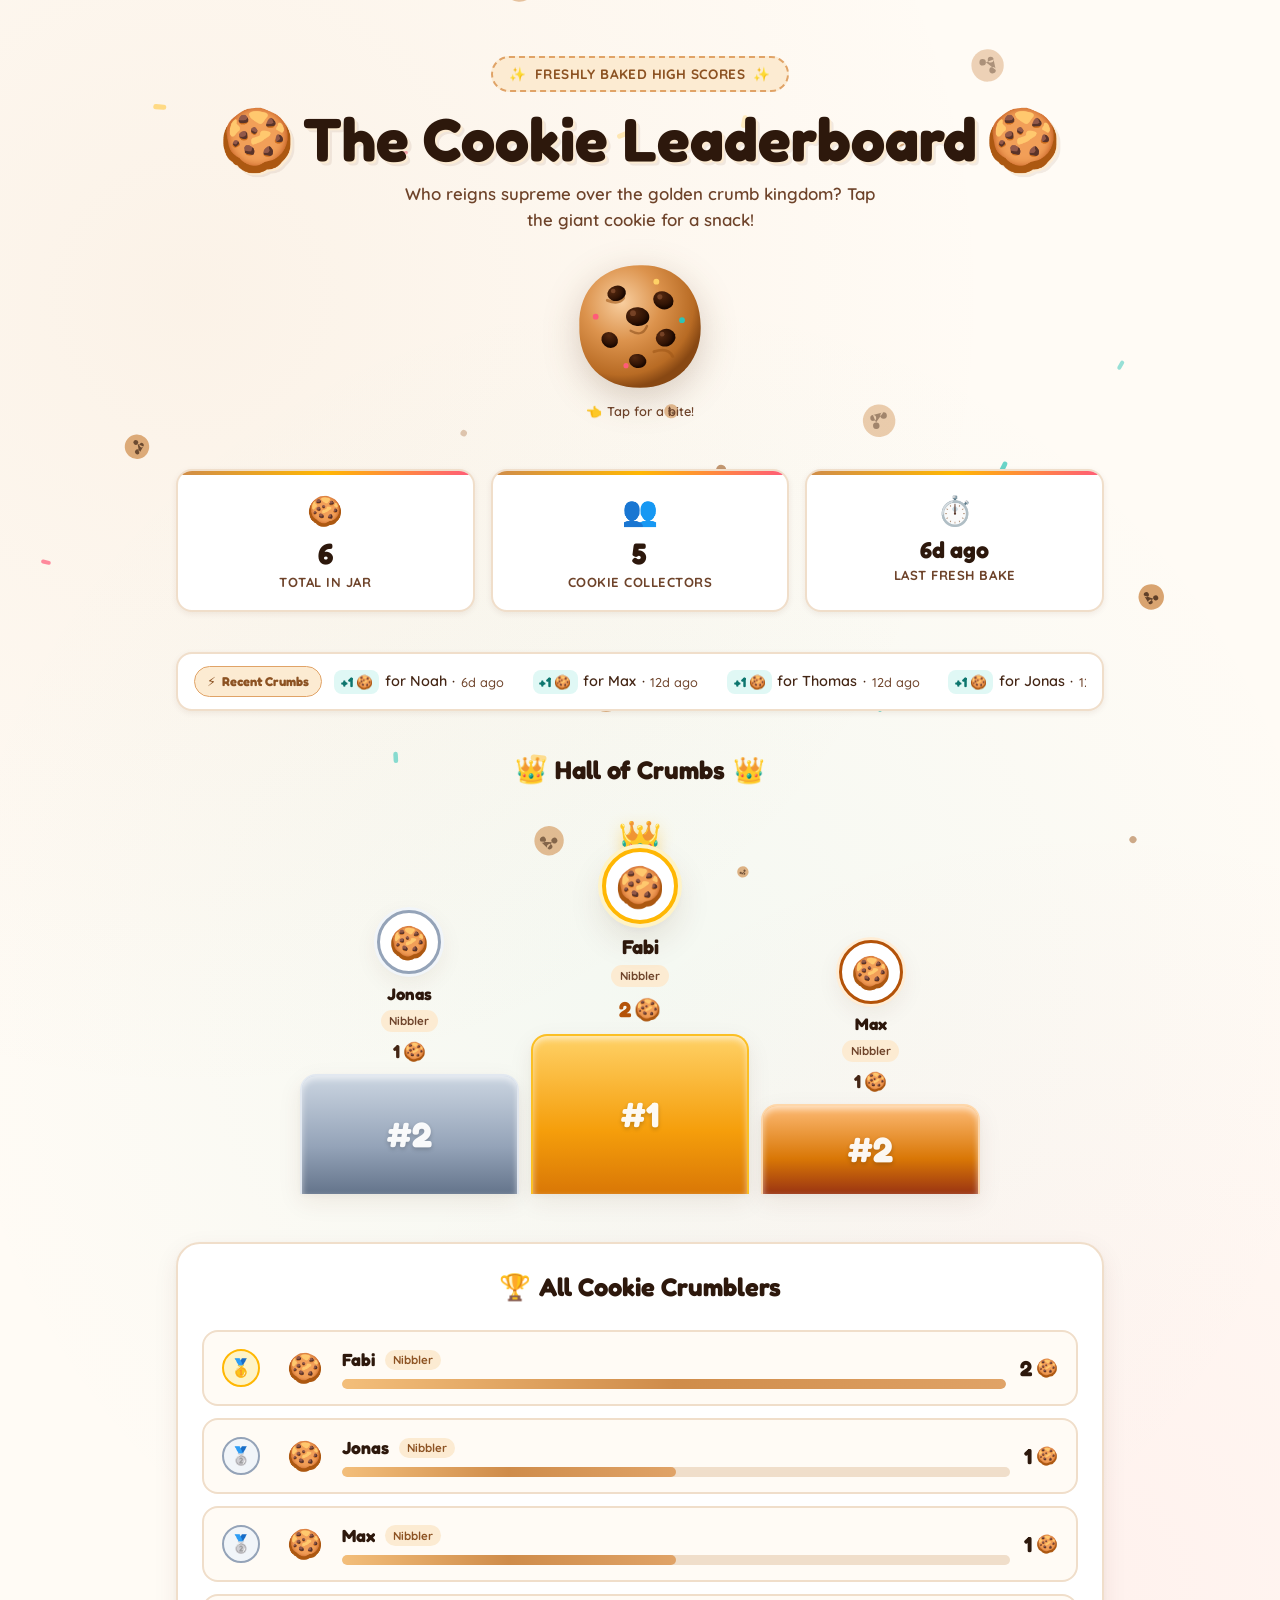
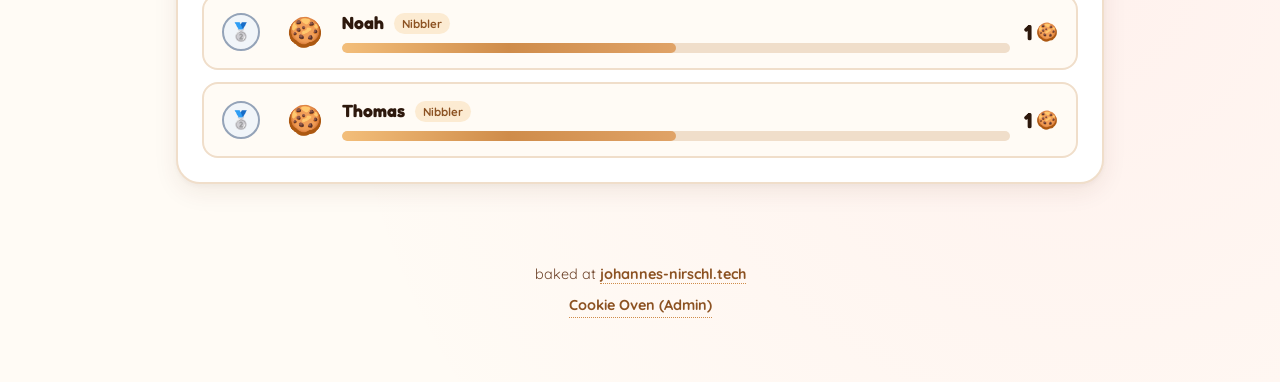
<file: index.html>
<!DOCTYPE html>
<html lang="en">
<head>
  <meta charset="UTF-8">
  <meta name="viewport" content="width=device-width, initial-scale=1.0">
  <title>The Cookie Leaderboard 🍪</title>
  <meta name="description" content="Who rules the cookie jar? Live ranking of master bakers, connoisseurs, and crumb seekers.">
  <link rel="icon" type="image/svg+xml" href="favicon.svg">

  <!-- Google Fonts: Fredoka & Quicksand -->
  <link rel="preconnect" href="https://fonts.googleapis.com">
  <link rel="preconnect" href="https://fonts.gstatic.com" crossorigin>
  <link href="https://fonts.googleapis.com/css2?family=Fredoka:wght@400;500;600;700&family=Quicksand:wght@500;600;700&display=swap" rel="stylesheet">

  <link rel="stylesheet" href="css/style.css">
</head>
<body>
  <!-- Falling Cookies & Sprinkles Background Canvas -->
  <canvas id="cookieBgCanvas" aria-hidden="true"></canvas>

  <div class="container">
    <!-- Header -->
    <header class="site-header">
      <div class="header-top">
        <span>✨</span> Freshly Baked High Scores <span>✨</span>
      </div>

      <h1 class="site-title">
        <span class="title-wobble" aria-hidden="true">🍪</span>
        <span>The Cookie Leaderboard</span>
        <span class="title-wobble" aria-hidden="true">🍪</span>
      </h1>

      <p class="site-subtitle">
        Who reigns supreme over the golden crumb kingdom? Tap the giant cookie for a snack!
      </p>

      <!-- Giant Clickable Cookie -->
      <div class="cookie-interactive-wrap">
        <button id="giantCookieBtn" class="giant-cookie-btn" type="button" aria-label="Take a bite of the giant cookie">
          <div id="cookieSpeech" class="cookie-speech-bubble" style="display: none;" aria-live="polite">om nom!</div>
          <svg class="giant-cookie-svg" viewBox="0 0 120 120" xmlns="http://www.w3.org/2000/svg">
            <defs>
              <radialGradient id="cookieBodyGrad" cx="35%" cy="30%" r="70%">
                <stop offset="0%" stop-color="#f8ce9f" />
                <stop offset="45%" stop-color="#dc934d" />
                <stop offset="85%" stop-color="#b86b24" />
                <stop offset="100%" stop-color="#884813" />
              </radialGradient>
              <radialGradient id="chipColor" cx="30%" cy="30%" r="70%">
                <stop offset="0%" stop-color="#54280f" />
                <stop offset="70%" stop-color="#321405" />
                <stop offset="100%" stop-color="#190700" />
              </radialGradient>
              <!-- Mask for bites -->
              <mask id="giantCookieMask">
                <!-- Everything white is kept -->
                <rect width="120" height="120" fill="white" />
                <!-- Black circles subtracted on bite -->
                <g id="cookieBitesCutout"></g>
              </mask>
            </defs>

            <!-- Base Cookie with Mask -->
            <g mask="url(#giantCookieMask)">
              <!-- Outer organic circle -->
              <path d="M 60 8
                       C 90 7, 112 28, 112 60
                       C 113 91, 91 113, 60 113
                       C 28 113, 7 92, 8 60
                       C 7 28, 29 8, 60 8 Z"
                    fill="url(#cookieBodyGrad)" />

              <!-- Texture cracks -->
              <path d="M 32 38 Q 42 42 46 36" stroke="#9e5618" stroke-width="2.5" stroke-linecap="round" fill="none" opacity="0.6"/>
              <path d="M 72 82 Q 84 78 88 86" stroke="#9e5618" stroke-width="2.5" stroke-linecap="round" fill="none" opacity="0.6"/>
              <path d="M 52 64 Q 62 70 66 60" stroke="#7e410f" stroke-width="2" stroke-linecap="round" fill="none" opacity="0.5"/>

              <!-- Chocolate chips -->
              <ellipse cx="40" cy="32" rx="8" ry="6.5" fill="url(#chipColor)" transform="rotate(-15 40 32)" />
              <circle cx="37" cy="30" r="2" fill="#804a2c" opacity="0.8" />

              <ellipse cx="80" cy="38" rx="9" ry="7.5" fill="url(#chipColor)" transform="rotate(25 80 38)" />
              <circle cx="77" cy="35" r="2.2" fill="#804a2c" opacity="0.8" />

              <ellipse cx="58" cy="52" rx="10" ry="8" fill="url(#chipColor)" transform="rotate(5 58 52)" />
              <circle cx="54" cy="49" r="2.5" fill="#804a2c" opacity="0.8" />

              <ellipse cx="34" cy="72" rx="7.5" ry="6.5" fill="url(#chipColor)" transform="rotate(40 34 72)" />

              <ellipse cx="82" cy="70" rx="8.5" ry="7.5" fill="url(#chipColor)" transform="rotate(-20 82 70)" />
              <circle cx="79" cy="67" r="2" fill="#804a2c" opacity="0.8" />

              <ellipse cx="58" cy="90" rx="7.5" ry="6" fill="url(#chipColor)" transform="rotate(10 58 90)" />

              <!-- Sprinkles on cookie -->
              <circle cx="22" cy="52" r="2.5" fill="#ff5b79" />
              <circle cx="74" cy="22" r="2.5" fill="#ffd166" />
              <circle cx="96" cy="55" r="2.5" fill="#2ec4b6" />
              <circle cx="48" cy="94" r="2.2" fill="#ff5b79" />
            </g>
          </svg>
        </button>
        <span class="cookie-hint"><span>👈</span> Tap for a bite!</span>
      </div>
    </header>

    <!-- Stats Strip -->
    <section class="stats-strip" aria-label="Leaderboard statistics">
      <div class="stat-card">
        <span class="stat-icon" aria-hidden="true">🍪</span>
        <span id="statTotalCookies" class="stat-value" data-value="0">0</span>
        <span class="stat-label">Total in Jar</span>
      </div>

      <div class="stat-card">
        <span class="stat-icon" aria-hidden="true">👥</span>
        <span id="statCollectors" class="stat-value" data-value="0">0</span>
        <span class="stat-label">Cookie Collectors</span>
      </div>

      <div class="stat-card">
        <span class="stat-icon" aria-hidden="true">⏱️</span>
        <span id="statLastUpdated" class="stat-value" style="font-size: 1.45rem;">just now</span>
        <span class="stat-label">Last Fresh Bake</span>
      </div>
    </section>

    <!-- Loading State -->
    <div id="loadingState" class="loading-state" role="status" aria-live="polite">
      <div class="loading-icon spin" aria-hidden="true">🍪</div>
      <h2 class="state-title">Heating Up the Oven...</h2>
      <p class="state-text">Fetching the freshest batches and tallying the crumbs.</p>
    </div>

    <!-- Error State -->
    <div id="errorState" class="error-state" role="alert" style="display: none;">
      <div class="error-icon" aria-hidden="true">🔥</div>
      <h2 class="state-title">Oops! The Cookies Burnt</h2>
      <p class="state-text">We couldn't load the latest leaderboard numbers. Check your connection and try again.</p>
      <button id="retryBtn" class="btn-primary" type="button">
        <span>🔄</span> Retry Baking
      </button>
    </div>

    <!-- Empty State -->
    <div id="emptyState" class="empty-state" style="display: none;">
      <div class="empty-icon" aria-hidden="true">🫙</div>
      <h2 class="state-title">The Cookie Jar is Empty!</h2>
      <p class="state-text">No bakers have entered the hall of fame yet. Be the first to stock the jar!</p>
      <a href="admin/" class="btn-primary">
        <span>👩‍🍳</span> Go to Cookie Oven (Admin)
      </a>
    </div>

    <!-- Main Content (Podium, List, Ticker) -->
    <main id="mainContent" style="display: none;">
      <!-- Recent Crumbs Ticker -->
      <section id="tickerSection" class="ticker-section" aria-label="Recent crumb activity">
        <div class="ticker-badge">
          <span>⚡</span> Recent Crumbs
        </div>
        <div class="ticker-content">
          <div id="tickerTrack" class="ticker-track"></div>
        </div>
      </section>

      <!-- Podium Section (Top 3) -->
      <section id="podiumSection" class="podium-section" aria-label="Top 3 podium">
        <h2 class="section-title">
          <span>👑</span> Hall of Crumbs <span>👑</span>
        </h2>
        <div id="podiumContainer" class="podium-container"></div>
      </section>

      <!-- Leaderboard List Section (All Ranks) -->
      <section id="leaderboardSection" class="leaderboard-section" aria-label="Complete leaderboard ranking">
        <h2 class="section-title" style="margin-bottom: 1.5rem;">
          <span>🏆</span> All Cookie Crumblers
        </h2>
        <ol id="leaderboardList" class="leaderboard-list"></ol>
      </section>
    </main>

    <!-- Footer -->
    <footer class="site-footer">
      <div>
        baked at <a href="https://johannes-nirschl.tech" target="_blank" rel="noopener noreferrer">johannes-nirschl.tech</a>
      </div>
      <div class="footer-links">
        <a href="admin/">Cookie Oven (Admin)</a>
      </div>
    </footer>
  </div>

  <script type="module" src="js/app.js"></script>
</body>
</html>
</file>
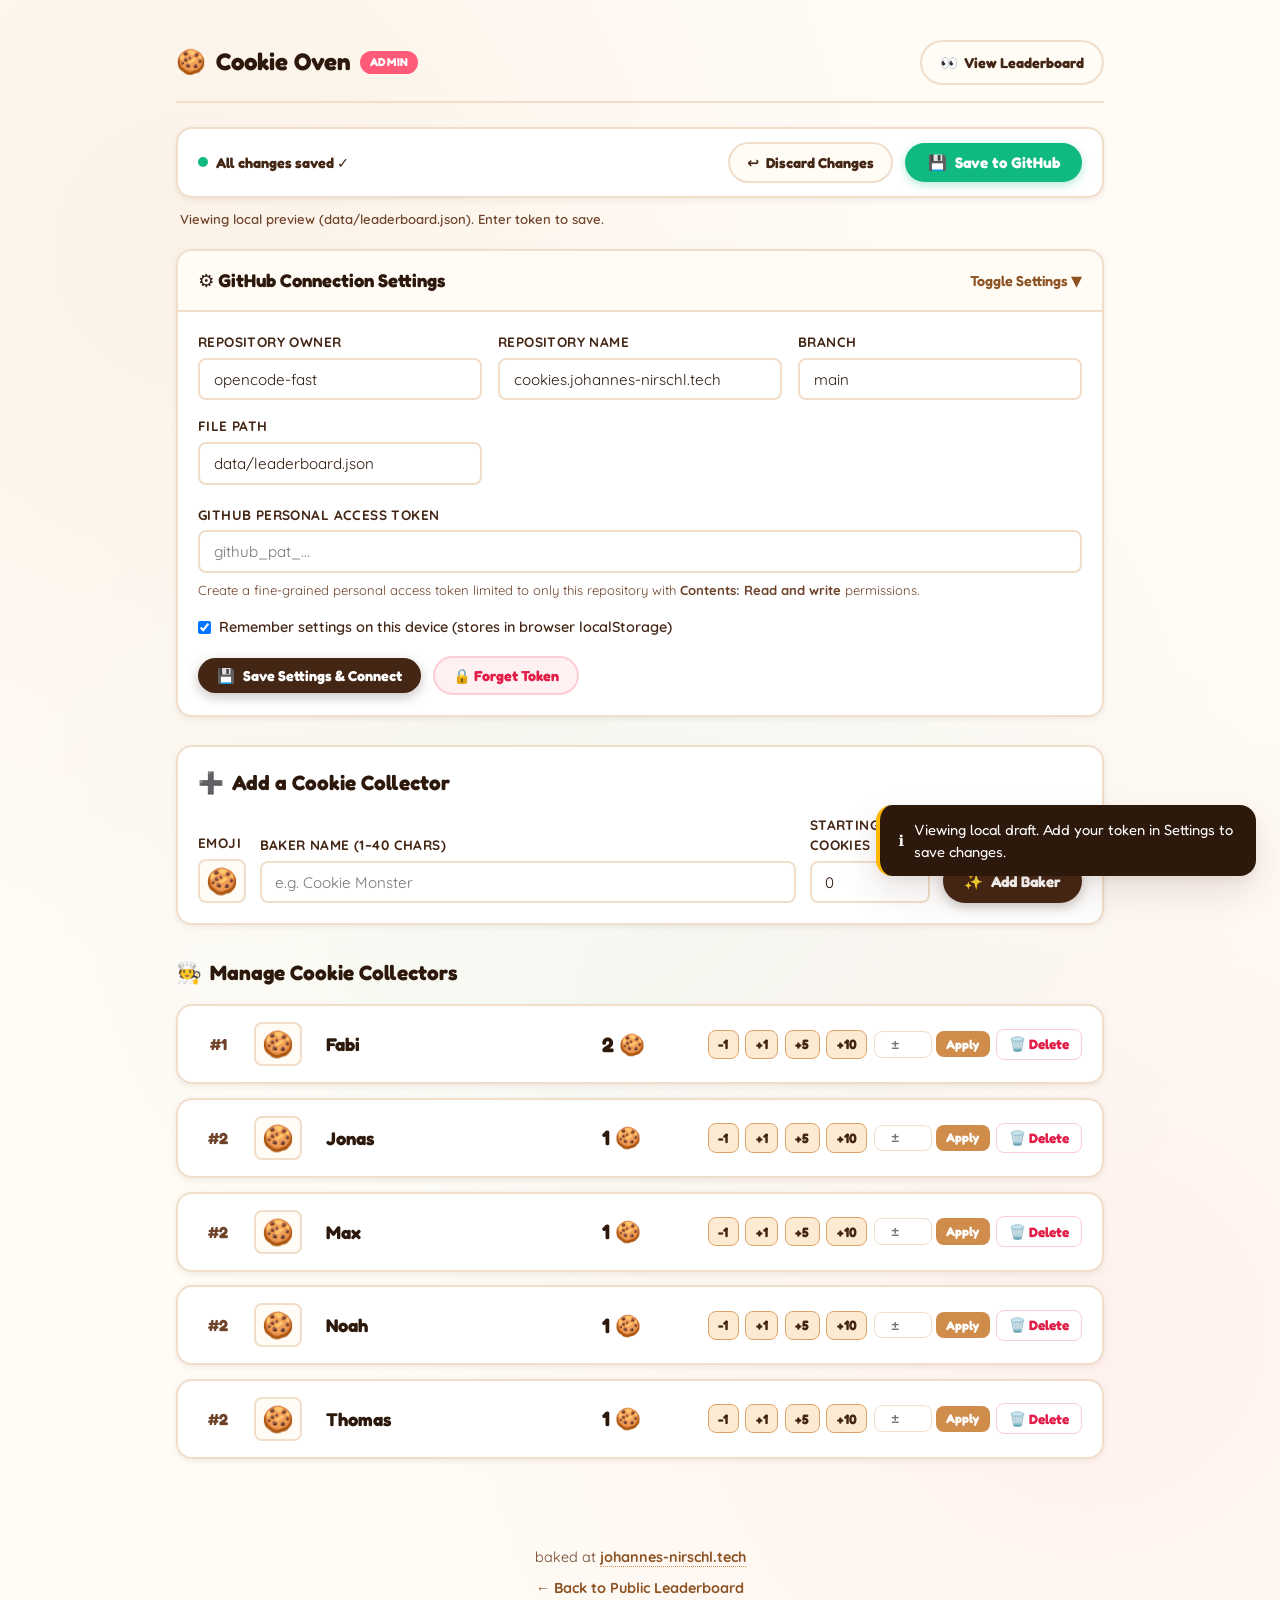
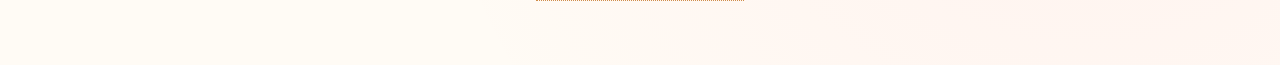
<file: admin/index.html>
<!DOCTYPE html>
<html lang="en">
<head>
  <meta charset="UTF-8">
  <meta name="viewport" content="width=device-width, initial-scale=1.0">
  <meta name="robots" content="noindex">
  <title>Cookie Oven Admin 🍪</title>
  <link rel="icon" type="image/svg+xml" href="../favicon.svg">

  <!-- Google Fonts: Fredoka & Quicksand -->
  <link rel="preconnect" href="https://fonts.googleapis.com">
  <link rel="preconnect" href="https://fonts.gstatic.com" crossorigin>
  <link href="https://fonts.googleapis.com/css2?family=Fredoka:wght@400;500;600;700&family=Quicksand:wght@500;600;700&display=swap" rel="stylesheet">

  <link rel="stylesheet" href="../css/style.css">
  <link rel="stylesheet" href="../css/admin.css">
</head>
<body>
  <div class="container">
    <!-- Admin Top Nav -->
    <header class="admin-header-nav">
      <a href="../" class="admin-brand">
        <span aria-hidden="true">🍪</span>
        <span>Cookie Oven</span>
        <span class="admin-badge">Admin</span>
      </a>

      <div class="admin-nav-actions">
        <a href="../" class="btn-secondary">
          <span>👀</span> View Leaderboard
        </a>
      </div>
    </header>

    <!-- Toolbar & Dirty Status -->
    <div class="admin-toolbar">
      <div id="dirtyIndicator" class="dirty-indicator">
        <span class="dirty-dot" aria-hidden="true"></span>
        <span id="dirtyText">All changes saved ✓</span>
      </div>

      <div class="toolbar-buttons">
        <button id="btnDiscard" class="btn-secondary" type="button" disabled>
          <span>↩️</span> Discard Changes
        </button>
        <button id="btnSave" class="btn-save" type="button">
          <span>💾</span> Save to GitHub
        </button>
      </div>
    </div>

    <!-- Status Subtitle -->
    <div id="statusText" class="form-help" style="margin: -0.75rem 0 1.25rem 0.25rem; font-weight: 600;">
      Checking connection...
    </div>

    <!-- Collapsible Settings Panel -->
    <details id="settingsPanel" class="settings-panel">
      <summary class="settings-summary">
        <span>⚙️ GitHub Connection Settings</span>
        <span style="font-size: 0.9rem; font-weight: 600; color: var(--c-cookie-dark);">Toggle Settings ▼</span>
      </summary>

      <div class="settings-body">
        <form id="settingsForm">
          <div class="form-grid">
            <div class="form-group">
              <label for="inputOwner" class="form-label">Repository Owner</label>
              <input id="inputOwner" type="text" class="form-input" required value="opencode-fast">
            </div>

            <div class="form-group">
              <label for="inputRepo" class="form-label">Repository Name</label>
              <input id="inputRepo" type="text" class="form-input" required value="cookies.johannes-nirschl.tech">
            </div>

            <div class="form-group">
              <label for="inputBranch" class="form-label">Branch</label>
              <input id="inputBranch" type="text" class="form-input" required value="main">
            </div>

            <div class="form-group">
              <label for="inputPath" class="form-label">File Path</label>
              <input id="inputPath" type="text" class="form-input" required value="data/leaderboard.json">
            </div>
          </div>

          <div class="form-group" style="margin-bottom: 1rem;">
            <label for="inputToken" class="form-label">GitHub Personal Access Token</label>
            <input id="inputToken" type="password" class="form-input" placeholder="github_pat_..." autocomplete="off">
            <p class="form-help">
              Create a fine-grained personal access token limited to only this repository with <strong>Contents: Read and write</strong> permissions.
            </p>
          </div>

          <div style="margin-bottom: 1rem;">
            <label class="checkbox-label">
              <input id="checkRemember" type="checkbox" checked>
              <span>Remember settings on this device (stores in browser localStorage)</span>
            </label>
          </div>

          <div class="settings-actions">
            <button type="submit" class="btn-primary" style="padding: 0.55rem 1.2rem; font-size: 0.9rem;">
              <span>💾</span> Save Settings &amp; Connect
            </button>
            <button id="btnForgetToken" type="button" class="btn-danger" style="padding: 0.55rem 1.1rem; font-size: 0.9rem;">
              <span>🔒</span> Forget Token
            </button>
          </div>
        </form>
      </div>
    </details>

    <!-- Add Person Section -->
    <section class="add-person-section" aria-label="Add new baker">
      <h2 class="section-title" style="font-size: 1.3rem; margin-bottom: 1rem; justify-content: flex-start;">
        <span>➕</span> Add a Cookie Collector
      </h2>

      <form id="addPersonForm" class="add-person-form">
        <!-- Emoji Picker Trigger -->
        <div class="form-group">
          <label class="form-label">Emoji</label>
          <button id="addEmojiBtn" class="emoji-picker-btn" type="button" aria-label="Select avatar emoji">🍪</button>
          <input id="addEmojiValue" type="hidden" value="🍪">
        </div>

        <!-- Name Input -->
        <div class="form-group">
          <label for="addNameInput" class="form-label">Baker Name (1–40 chars)</label>
          <input id="addNameInput" type="text" class="form-input" placeholder="e.g. Cookie Monster" maxlength="40" required>
        </div>

        <!-- Starting Cookies -->
        <div class="form-group">
          <label for="addCookiesInput" class="form-label">Starting Cookies</label>
          <input id="addCookiesInput" type="number" class="form-input" min="0" value="0" required>
        </div>

        <button type="submit" class="btn-primary" style="height: 44px; padding: 0 1.3rem; font-size: 0.95rem;">
          <span>✨</span> Add Baker
        </button>
      </form>
    </section>

    <!-- People Management Cards / Table -->
    <section class="people-section" aria-label="Current leaderboard bakers">
      <h2 class="section-title" style="font-size: 1.3rem; margin-bottom: 1rem; justify-content: flex-start;">
        <span>🧑‍🍳</span> Manage Cookie Collectors
      </h2>

      <div id="emptyNotice" class="form-help" style="display: none; padding: 2rem; text-align: center; font-size: 1rem;">
        No cookie collectors yet! Use the form above to add the first baker.
      </div>

      <div id="adminPeopleList" class="people-table-wrap">
        <!-- Rendered dynamically by admin.js -->
      </div>
    </section>

    <!-- Small footer -->
    <footer class="site-footer">
      <div>
        baked at <a href="https://johannes-nirschl.tech" target="_blank" rel="noopener noreferrer">johannes-nirschl.tech</a>
      </div>
      <div class="footer-links">
        <a href="../">← Back to Public Leaderboard</a>
      </div>
    </footer>
  </div>

  <!-- Emoji Popover (Dynamically positioned) -->
  <div id="emojiPopover" class="emoji-popover" style="display: none;" role="dialog" aria-label="Emoji Picker">
    <div style="font-size: 0.8rem; font-weight: 700; color: var(--c-choco-light); text-transform: uppercase;">
      Choose an avatar:
    </div>
    <div id="emojiGrid" class="emoji-grid">
      <!-- 16 options populated dynamically -->
    </div>
    <div style="display: flex; gap: 0.35rem; margin-top: 0.25rem;">
      <input id="emojiCustomInput" type="text" class="form-input" style="padding: 0.35rem 0.5rem; font-size: 0.9rem;" placeholder="Or type emoji / text">
      <button id="emojiApplyCustomBtn" type="button" class="btn-primary" style="padding: 0 0.75rem; font-size: 0.85rem;">OK</button>
    </div>
  </div>

  <!-- Toast Notification Stack -->
  <div id="toastContainer" aria-live="polite"></div>

  <script type="module" src="../js/admin.js"></script>
</body>
</html>
</file>
<file: css/style.css>
/* ==========================================================================
   Cookie Leaderboard - Public Styles
   Theme: Bakery-meets-Arcade (Warm cookie browns, cream, pops of berry & mint)
   ========================================================================== */

:root {
  /* Color Palette */
  --c-bg: #fffbf5;
  --c-bg-subtle: #fcf4e8;
  --c-card: #ffffff;
  --c-card-border: #f0deca;
  --c-card-shadow: rgba(85, 44, 14, 0.08);

  /* Cookie & Chocolate */
  --c-choco-deep: #2d180c;
  --c-choco: #442615;
  --c-choco-light: #6e432a;
  --c-cookie-dark: #8c5222;
  --c-cookie-mid: #cf8c4a;
  --c-cookie-light: #f3be7a;
  --c-cookie-dough: #fcebd2;
  --c-crumb: #e0a367;

  /* Accent pops */
  --c-pink: #ff5b79;
  --c-pink-light: #ffe5ec;
  --c-mint: #2ec4b6;
  --c-mint-light: #e0f8f5;
  --c-gold: #ffb703;
  --c-gold-light: #fef3c7;
  --c-silver: #94a3b8;
  --c-silver-light: #f1f5f9;
  --c-bronze: #b45309;
  --c-bronze-light: #ffedd5;
  --c-sprinkle-blue: #3b82f6;
  --c-sprinkle-purple: #a855f7;

  /* Fonts */
  --font-display: 'Fredoka', 'Baloo 2', system-ui, -apple-system, sans-serif;
  --font-body: 'Quicksand', -apple-system, BlinkMacSystemFont, "Segoe UI", Roboto, sans-serif;

  /* Radii & Shadows */
  --radius-sm: 8px;
  --radius-md: 16px;
  --radius-lg: 24px;
  --radius-pill: 9999px;
  --shadow-sm: 0 2px 6px var(--c-card-shadow);
  --shadow-md: 0 8px 24px var(--c-card-shadow), 0 2px 6px rgba(0, 0, 0, 0.04);
  --shadow-lg: 0 16px 36px rgba(85, 44, 14, 0.12), 0 4px 12px rgba(85, 44, 14, 0.06);

  /* Transitions */
  --transition-bounce: 300ms cubic-bezier(0.34, 1.56, 0.64, 1);
  --transition-smooth: 200ms ease;
}

/* Reset & Box Sizing */
*, *::before, *::after {
  box-sizing: border-box;
  margin: 0;
  padding: 0;
}

body {
  font-family: var(--font-body);
  color: var(--c-choco);
  background-color: var(--c-bg);
  background-image: 
    radial-gradient(circle at 15% 15%, rgba(207, 140, 74, 0.08) 0%, transparent 40%),
    radial-gradient(circle at 85% 80%, rgba(255, 91, 121, 0.06) 0%, transparent 40%),
    radial-gradient(circle at 50% 50%, rgba(46, 196, 182, 0.05) 0%, transparent 60%);
  min-height: 100vh;
  line-height: 1.5;
  overflow-x: hidden;
  position: relative;
  -webkit-font-smoothing: antialiased;
}

/* Background canvas for falling particles */
#cookieBgCanvas {
  position: fixed;
  top: 0;
  left: 0;
  width: 100vw;
  height: 100vh;
  pointer-events: none;
  z-index: 0;
}

/* Container */
.container {
  width: 100%;
  max-width: 960px;
  margin: 0 auto;
  padding: 1.5rem 1rem 3rem 1rem;
  position: relative;
  z-index: 1;
}

/* Focus styles */
:focus-visible {
  outline: 3px solid var(--c-pink);
  outline-offset: 3px;
  border-radius: var(--radius-sm);
}

/* ==========================================================================
   Header Section
   ========================================================================== */
.site-header {
  text-align: center;
  padding: 2rem 0 1.5rem;
  position: relative;
}

.header-top {
  display: inline-flex;
  align-items: center;
  justify-content: center;
  gap: 0.5rem;
  background: var(--c-cookie-dough);
  color: var(--c-cookie-dark);
  padding: 0.35rem 1rem;
  border-radius: var(--radius-pill);
  font-size: 0.85rem;
  font-weight: 700;
  letter-spacing: 0.03em;
  text-transform: uppercase;
  margin-bottom: 0.75rem;
  border: 2px dashed var(--c-crumb);
}

.site-title {
  font-family: var(--font-display);
  font-size: clamp(2.2rem, 6vw, 3.8rem);
  font-weight: 700;
  color: var(--c-choco-deep);
  line-height: 1.15;
  margin-bottom: 0.5rem;
  text-shadow: 2px 2px 0 var(--c-cookie-dough), 4px 4px 0 rgba(85, 44, 14, 0.08);
  display: flex;
  align-items: center;
  justify-content: center;
  flex-wrap: wrap;
  gap: 0.5rem;
}

.title-wobble {
  display: inline-block;
  animation: gentle-wobble 4s ease-in-out infinite;
}

.site-subtitle {
  font-size: 1.05rem;
  color: var(--c-choco-light);
  font-weight: 600;
  max-width: 500px;
  margin: 0 auto 1.5rem;
}

/* Interactive Giant Cookie */
.cookie-interactive-wrap {
  display: flex;
  flex-direction: column;
  align-items: center;
  margin: 0.5rem auto 1.5rem;
  position: relative;
  max-width: 220px;
}

.giant-cookie-btn {
  background: none;
  border: none;
  cursor: pointer;
  padding: 0;
  width: 140px;
  height: 140px;
  position: relative;
  transition: transform var(--transition-bounce);
  user-select: none;
  -webkit-tap-highlight-color: transparent;
}

.giant-cookie-btn:hover {
  transform: scale(1.08) rotate(3deg);
}

.giant-cookie-btn:active {
  transform: scale(0.92) rotate(-5deg);
}

.giant-cookie-btn.chomp {
  animation: chomp-wobble 350ms ease-out;
}

.giant-cookie-svg {
  width: 100%;
  height: 100%;
  filter: drop-shadow(0 10px 18px rgba(85, 44, 14, 0.22));
  transition: filter var(--transition-smooth);
}

.giant-cookie-btn:hover .giant-cookie-svg {
  filter: drop-shadow(0 14px 24px rgba(85, 44, 14, 0.3));
}

.cookie-speech-bubble {
  position: absolute;
  top: -12px;
  right: -25px;
  background: var(--c-pink);
  color: #ffffff;
  padding: 0.35rem 0.8rem;
  border-radius: var(--radius-pill);
  font-family: var(--font-display);
  font-size: 0.85rem;
  font-weight: 700;
  box-shadow: 0 4px 12px rgba(255, 91, 121, 0.35);
  pointer-events: none;
  white-space: nowrap;
  animation: pop-bounce 300ms cubic-bezier(0.175, 0.885, 0.32, 1.275);
  border: 2px solid #ffffff;
}

.cookie-hint {
  font-size: 0.8rem;
  color: var(--c-choco-light);
  font-weight: 600;
  margin-top: 0.4rem;
  display: flex;
  align-items: center;
  gap: 0.3rem;
}

/* ==========================================================================
   Stats Strip
   ========================================================================== */
.stats-strip {
  display: grid;
  grid-template-columns: repeat(3, 1fr);
  gap: 1rem;
  margin-bottom: 2.5rem;
}

@media (max-width: 580px) {
  /* Keep the three stats side by side on phones, just more compact */
  .stats-strip {
    gap: 0.5rem;
  }
  .stat-card {
    padding: 0.8rem 0.35rem;
  }
  .stat-icon {
    font-size: 1.3rem;
  }
  .stat-value {
    font-size: 1.3rem;
  }
  .stat-label {
    font-size: 0.62rem;
    letter-spacing: 0.02em;
  }
}

.stat-card {
  background: var(--c-card);
  border: 2px solid var(--c-card-border);
  border-radius: var(--radius-md);
  padding: 1.1rem 1rem;
  text-align: center;
  box-shadow: var(--shadow-sm);
  display: flex;
  flex-direction: column;
  align-items: center;
  gap: 0.2rem;
  transition: transform var(--transition-bounce), box-shadow var(--transition-smooth);
  position: relative;
  overflow: hidden;
}

.stat-card::before {
  content: '';
  position: absolute;
  top: 0;
  left: 0;
  right: 0;
  height: 4px;
  background: linear-gradient(90deg, var(--c-cookie-mid), var(--c-gold), var(--c-pink));
}

.stat-card:hover {
  transform: translateY(-3px);
  box-shadow: var(--shadow-md);
}

.stat-icon {
  font-size: 1.8rem;
  margin-bottom: 0.1rem;
  display: inline-block;
  transition: transform var(--transition-bounce);
}

.stat-card:hover .stat-icon {
  transform: scale(1.2) rotate(8deg);
}

.stat-value {
  font-family: var(--font-display);
  font-size: 1.85rem;
  font-weight: 700;
  color: var(--c-choco-deep);
  line-height: 1.1;
}

.stat-label {
  font-size: 0.82rem;
  font-weight: 700;
  color: var(--c-choco-light);
  text-transform: uppercase;
  letter-spacing: 0.04em;
}

/* ==========================================================================
   Recent Crumbs Ticker
   ========================================================================== */
.ticker-section {
  background: var(--c-card);
  border: 2px solid var(--c-card-border);
  border-radius: var(--radius-md);
  padding: 0.75rem 1rem;
  margin-bottom: 2.5rem;
  display: flex;
  align-items: center;
  gap: 0.8rem;
  box-shadow: var(--shadow-sm);
  overflow: hidden;
}

.ticker-badge {
  background: var(--c-cookie-dough);
  color: var(--c-cookie-dark);
  padding: 0.3rem 0.75rem;
  border-radius: var(--radius-pill);
  font-family: var(--font-display);
  font-size: 0.8rem;
  font-weight: 700;
  white-space: nowrap;
  flex-shrink: 0;
  display: flex;
  align-items: center;
  gap: 0.35rem;
  border: 1px solid var(--c-crumb);
}

.ticker-content {
  flex-grow: 1;
  overflow: hidden;
  position: relative;
  white-space: nowrap;
}

.ticker-track {
  display: inline-flex;
  gap: 1.8rem;
  animation: ticker-slide 32s linear infinite;
}

.ticker-track:hover {
  animation-play-state: paused;
}

.ticker-item {
  font-size: 0.9rem;
  font-weight: 600;
  color: var(--c-choco);
  display: inline-flex;
  align-items: center;
  gap: 0.35rem;
}

.ticker-delta {
  font-family: var(--font-display);
  font-weight: 700;
  padding: 0.1rem 0.4rem;
  border-radius: var(--radius-sm);
  font-size: 0.85rem;
}

.ticker-delta.pos {
  background: var(--c-mint-light);
  color: #0d766e;
}

.ticker-delta.neg {
  background: var(--c-pink-light);
  color: #be123c;
}

.ticker-time {
  color: var(--c-choco-light);
  font-size: 0.8rem;
  font-weight: 500;
}

/* ==========================================================================
   Podium Section (Top 3)
   ========================================================================== */
.podium-section {
  margin-bottom: 3rem;
  text-align: center;
}

.section-title {
  font-family: var(--font-display);
  font-size: 1.6rem;
  font-weight: 700;
  color: var(--c-choco-deep);
  margin-bottom: 1.2rem;
  display: flex;
  align-items: center;
  justify-content: center;
  gap: 0.5rem;
}

.podium-container {
  display: flex;
  align-items: flex-end;
  justify-content: center;
  gap: 0.75rem;
  max-width: 680px;
  margin: 0 auto;
  padding-top: 2.5rem;
}

@media (max-width: 480px) {
  .podium-container {
    gap: 0.4rem;
  }
}

.podium-slot {
  flex: 1;
  display: flex;
  flex-direction: column;
  align-items: center;
  text-align: center;
  position: relative;
  transition: transform var(--transition-bounce);
}

.podium-slot:hover {
  transform: translateY(-6px);
}

.podium-slot.rank-1 {
  order: 2;
  z-index: 3;
  cursor: pointer;
}

.podium-slot.rank-2 {
  order: 1;
  z-index: 2;
}

.podium-slot.rank-3 {
  order: 3;
  z-index: 1;
}

/* Crown bobbing on #1 */
.podium-crown {
  font-size: 2.2rem;
  position: absolute;
  top: -2.3rem;
  animation: crown-float 2.5s ease-in-out infinite;
  filter: drop-shadow(0 4px 8px rgba(255, 183, 3, 0.45));
  user-select: none;
}

.avatar-badge-wrap {
  position: relative;
  margin-bottom: 0.5rem;
}

.podium-avatar {
  width: 64px;
  height: 64px;
  border-radius: 50%;
  background: var(--c-card);
  border: 3px solid var(--c-cookie-mid);
  display: flex;
  align-items: center;
  justify-content: center;
  font-size: 2rem;
  box-shadow: var(--shadow-md);
  margin: 0 auto;
  transition: transform var(--transition-bounce);
  user-select: none;
}

.podium-slot.rank-1 .podium-avatar {
  width: 76px;
  height: 76px;
  font-size: 2.5rem;
  border-color: var(--c-gold);
  border-width: 4px;
  box-shadow: 0 0 0 4px var(--c-gold-light), var(--shadow-lg);
}

.podium-slot.rank-2 .podium-avatar {
  border-color: var(--c-silver);
  box-shadow: 0 0 0 3px var(--c-silver-light), var(--shadow-md);
}

.podium-slot.rank-3 .podium-avatar {
  border-color: var(--c-bronze);
  box-shadow: 0 0 0 3px var(--c-bronze-light), var(--shadow-md);
}

.podium-slot:hover .podium-avatar {
  transform: scale(1.12) rotate(4deg);
}

.podium-name {
  font-family: var(--font-display);
  font-size: 1.05rem;
  font-weight: 700;
  color: var(--c-choco-deep);
  margin-bottom: 0.15rem;
  max-width: 140px;
  white-space: nowrap;
  overflow: hidden;
  text-overflow: ellipsis;
}

.podium-slot.rank-1 .podium-name {
  font-size: 1.25rem;
}

.podium-title-tag {
  font-size: 0.72rem;
  font-weight: 700;
  color: var(--c-choco-light);
  background: var(--c-cookie-dough);
  padding: 0.15rem 0.55rem;
  border-radius: var(--radius-pill);
  margin-bottom: 0.4rem;
  display: inline-block;
  white-space: nowrap;
}

.podium-cookies {
  font-family: var(--font-display);
  font-size: 1.15rem;
  font-weight: 700;
  color: var(--c-choco);
  margin-bottom: 0.5rem;
  display: flex;
  align-items: center;
  gap: 0.2rem;
}

.podium-slot.rank-1 .podium-cookies {
  font-size: 1.35rem;
  color: #b45309;
}

/* Pedestals */
.pedestal {
  width: 100%;
  border-top-left-radius: var(--radius-md);
  border-top-right-radius: var(--radius-md);
  display: flex;
  align-items: center;
  justify-content: center;
  position: relative;
  box-shadow: inset 0 3px 6px rgba(255, 255, 255, 0.6), var(--shadow-md);
}

.pedestal-rank-num {
  font-family: var(--font-display);
  font-size: 2.2rem;
  font-weight: 700;
  color: rgba(255, 255, 255, 0.95);
  text-shadow: 0 2px 4px rgba(0, 0, 0, 0.2);
}

.pedestal-1 {
  height: 160px;
  background: linear-gradient(180deg, #ffd166 0%, #f59e0b 60%, #d97706 100%);
  border: 2px solid #fbbf24;
  border-bottom: none;
}

.pedestal-2 {
  height: 120px;
  background: linear-gradient(180deg, #cbd5e1 0%, #94a3b8 60%, #64748b 100%);
  border: 2px solid #e2e8f0;
  border-bottom: none;
}

.pedestal-3 {
  height: 90px;
  background: linear-gradient(180deg, #fdba74 0%, #d97706 60%, #9a3412 100%);
  border: 2px solid #fed7aa;
  border-bottom: none;
}

/* ==========================================================================
   Leaderboard List Section
   ========================================================================== */
.leaderboard-section {
  background: var(--c-card);
  border: 2px solid var(--c-card-border);
  border-radius: var(--radius-lg);
  padding: 1.5rem;
  box-shadow: var(--shadow-md);
  margin-bottom: 2.5rem;
}

@media (max-width: 500px) {
  .leaderboard-section {
    padding: 1rem 0.75rem;
  }
}

.leaderboard-list {
  list-style: none;
  display: flex;
  flex-direction: column;
  gap: 0.75rem;
}

.leaderboard-row {
  background: var(--c-bg);
  border: 2px solid var(--c-card-border);
  border-radius: var(--radius-md);
  padding: 0.9rem 1.1rem;
  display: grid;
  grid-template-columns: 46px 46px 1fr auto;
  align-items: center;
  gap: 0.9rem;
  transition: transform var(--transition-bounce), box-shadow var(--transition-smooth), border-color var(--transition-smooth);
  position: relative;
  user-select: none;
  cursor: pointer;
}

@media (max-width: 480px) {
  .leaderboard-row {
    grid-template-columns: 36px 36px 1fr auto;
    gap: 0.6rem;
    padding: 0.75rem 0.8rem;
  }
}

.leaderboard-row:hover,
.leaderboard-row:active {
  transform: translateX(4px) scale(1.01);
  box-shadow: var(--shadow-md);
  border-color: var(--c-cookie-mid);
}

.leaderboard-row.wiggle {
  animation: row-wiggle 400ms ease;
}

/* Staggered entrance */
.leaderboard-row {
  animation: row-fade-in 400ms cubic-bezier(0.16, 1, 0.3, 1) both;
}

.rank-badge {
  width: 38px;
  height: 38px;
  border-radius: 50%;
  background: var(--c-card);
  border: 2px solid var(--c-card-border);
  color: var(--c-choco);
  font-family: var(--font-display);
  font-size: 1.1rem;
  font-weight: 700;
  display: flex;
  align-items: center;
  justify-content: center;
  flex-shrink: 0;
}

.rank-badge.rank-1 {
  background: var(--c-gold-light);
  border-color: var(--c-gold);
  color: #b45309;
}

.rank-badge.rank-2 {
  background: var(--c-silver-light);
  border-color: var(--c-silver);
  color: #475569;
}

.rank-badge.rank-3 {
  background: var(--c-bronze-light);
  border-color: var(--c-bronze);
  color: #9a3412;
}

.row-emoji {
  font-size: 1.8rem;
  display: flex;
  align-items: center;
  justify-content: center;
  flex-shrink: 0;
  transition: transform var(--transition-bounce);
}

.leaderboard-row:hover .row-emoji {
  transform: scale(1.25) rotate(10deg);
}

.row-info {
  display: flex;
  flex-direction: column;
  min-width: 0;
  gap: 0.25rem;
}

.row-header {
  display: flex;
  align-items: center;
  gap: 0.6rem;
  flex-wrap: wrap;
}

.row-name {
  font-family: var(--font-display);
  font-size: 1.1rem;
  font-weight: 700;
  color: var(--c-choco-deep);
  white-space: nowrap;
  overflow: hidden;
  text-overflow: ellipsis;
}

.row-rank-title {
  font-size: 0.72rem;
  font-weight: 700;
  color: var(--c-cookie-dark);
  background: var(--c-cookie-dough);
  padding: 0.1rem 0.5rem;
  border-radius: var(--radius-pill);
}

/* Progress bar relative to leader */
.row-bar-wrap {
  width: 100%;
  height: 10px;
  background: var(--c-card-border);
  border-radius: var(--radius-pill);
  overflow: hidden;
  position: relative;
  margin-top: 0.15rem;
}

.row-bar-fill {
  height: 100%;
  background: linear-gradient(90deg, var(--c-cookie-light), var(--c-cookie-mid), var(--c-crumb));
  border-radius: var(--radius-pill);
  transition: width 800ms cubic-bezier(0.16, 1, 0.3, 1);
  position: relative;
}

.row-count-wrap {
  text-align: right;
  flex-shrink: 0;
}

.row-count {
  font-family: var(--font-display);
  font-size: 1.35rem;
  font-weight: 700;
  color: var(--c-choco-deep);
  display: flex;
  align-items: center;
  gap: 0.25rem;
}

.row-count-icon {
  font-size: 1.1rem;
}

/* Floating popped cookie emojis */
.floating-pop-cookie {
  position: fixed;
  font-size: 1.5rem;
  pointer-events: none;
  z-index: 9999;
  animation: float-and-fade 700ms cubic-bezier(0.1, 0.8, 0.3, 1) forwards;
}

/* ==========================================================================
   Empty, Loading & Error States
   ========================================================================== */
.empty-state,
.loading-state,
.error-state {
  text-align: center;
  padding: 3.5rem 1.5rem;
  background: var(--c-card);
  border: 2px dashed var(--c-card-border);
  border-radius: var(--radius-lg);
  margin-bottom: 2rem;
}

.empty-icon,
.loading-icon,
.error-icon {
  font-size: 4rem;
  margin-bottom: 1rem;
  display: inline-block;
}

.loading-icon.spin {
  animation: cookie-spin 2s linear infinite;
}

.state-title {
  font-family: var(--font-display);
  font-size: 1.6rem;
  font-weight: 700;
  color: var(--c-choco-deep);
  margin-bottom: 0.5rem;
}

.state-text {
  font-size: 1rem;
  color: var(--c-choco-light);
  max-width: 440px;
  margin: 0 auto 1.25rem;
}

.btn-primary {
  display: inline-flex;
  align-items: center;
  justify-content: center;
  gap: 0.5rem;
  background: var(--c-choco);
  color: #ffffff;
  border: none;
  padding: 0.75rem 1.5rem;
  border-radius: var(--radius-pill);
  font-family: var(--font-display);
  font-size: 1rem;
  font-weight: 700;
  cursor: pointer;
  text-decoration: none;
  box-shadow: 0 4px 12px rgba(45, 24, 12, 0.25);
  transition: transform var(--transition-bounce), background-color var(--transition-smooth);
}

.btn-primary:hover {
  background: var(--c-choco-deep);
  transform: translateY(-2px) scale(1.02);
}

.btn-primary:active {
  transform: translateY(1px) scale(0.98);
}

/* ==========================================================================
   Footer
   ========================================================================== */
.site-footer {
  text-align: center;
  padding: 2.5rem 0 1rem;
  color: var(--c-choco-light);
  font-size: 0.9rem;
  display: flex;
  flex-direction: column;
  align-items: center;
  gap: 0.6rem;
}

.footer-links {
  display: flex;
  align-items: center;
  gap: 1.2rem;
}

.site-footer a {
  color: var(--c-cookie-dark);
  font-weight: 700;
  text-decoration: none;
  border-bottom: 1.5px dotted var(--c-cookie-mid);
  transition: color var(--transition-smooth), border-color var(--transition-smooth);
}

.site-footer a:hover {
  color: var(--c-pink);
  border-color: var(--c-pink);
}

/* ==========================================================================
   Keyframes & Animations
   ========================================================================== */
@keyframes gentle-wobble {
  0%, 100% { transform: rotate(0deg); }
  25% { transform: rotate(-2deg); }
  75% { transform: rotate(2deg); }
}

@keyframes chomp-wobble {
  0% { transform: scale(1); }
  35% { transform: scale(0.85) rotate(-6deg); }
  70% { transform: scale(1.06) rotate(4deg); }
  100% { transform: scale(1) rotate(0deg); }
}

@keyframes crown-float {
  0%, 100% { transform: translateY(0) rotate(0deg); }
  50% { transform: translateY(-7px) rotate(4deg); }
}

@keyframes pop-bounce {
  0% { transform: scale(0.3); opacity: 0; }
  70% { transform: scale(1.15); opacity: 1; }
  100% { transform: scale(1); opacity: 1; }
}

@keyframes row-wiggle {
  0%, 100% { transform: translateX(0); }
  20% { transform: translateX(-6px) rotate(-1deg); }
  40% { transform: translateX(6px) rotate(1deg); }
  60% { transform: translateX(-4px); }
  80% { transform: translateX(4px); }
}

@keyframes row-fade-in {
  from {
    opacity: 0;
    transform: translateY(16px);
  }
  to {
    opacity: 1;
    transform: translateY(0);
  }
}

@keyframes float-and-fade {
  0% {
    transform: translate(0, 0) scale(0.8);
    opacity: 1;
  }
  100% {
    transform: translate(var(--tx, 0), -60px) scale(1.3) rotate(var(--rot, 15deg));
    opacity: 0;
  }
}

@keyframes cookie-spin {
  from { transform: rotate(0deg); }
  to { transform: rotate(360deg); }
}

@keyframes ticker-slide {
  0% { transform: translateX(0); }
  100% { transform: translateX(-50%); }
}

/* ==========================================================================
   Reduced Motion (Accessibility)
   ========================================================================== */
@media (prefers-reduced-motion: reduce) {
  *,
  *::before,
  *::after {
    animation-duration: 0.01ms !important;
    animation-iteration-count: 1 !important;
    transition-duration: 0.01ms !important;
    scroll-behavior: auto !important;
  }

  .podium-crown,
  .title-wobble,
  .ticker-track,
  .loading-icon.spin {
    animation: none !important;
  }

  .ticker-track {
    overflow-x: auto;
    white-space: normal;
  }

  #cookieBgCanvas {
    display: none !important;
  }
}
</file>
<file: css/admin.css>
/* ==========================================================================
   Cookie Leaderboard - Admin Styles
   Builds on style.css design tokens with practical, powerful management UI
   ========================================================================== */

/* Admin Layout */
.admin-header-nav {
  display: flex;
  align-items: center;
  justify-content: space-between;
  padding: 1rem 0;
  border-bottom: 2px solid var(--c-card-border);
  margin-bottom: 1.5rem;
  flex-wrap: wrap;
  gap: 1rem;
}

.admin-brand {
  display: flex;
  align-items: center;
  gap: 0.6rem;
  font-family: var(--font-display);
  font-size: 1.5rem;
  font-weight: 700;
  color: var(--c-choco-deep);
  text-decoration: none;
}

.admin-badge {
  background: var(--c-pink);
  color: #ffffff;
  font-size: 0.72rem;
  font-weight: 700;
  padding: 0.2rem 0.6rem;
  border-radius: var(--radius-pill);
  text-transform: uppercase;
  letter-spacing: 0.05em;
}

.admin-nav-actions {
  display: flex;
  align-items: center;
  gap: 0.75rem;
}

/* Toolbar & Dirty status */
.admin-toolbar {
  background: var(--c-card);
  border: 2px solid var(--c-card-border);
  border-radius: var(--radius-md);
  padding: 0.85rem 1.25rem;
  display: flex;
  align-items: center;
  justify-content: space-between;
  gap: 1rem;
  margin-bottom: 1.5rem;
  box-shadow: var(--shadow-sm);
  flex-wrap: wrap;
}

.dirty-indicator {
  display: inline-flex;
  align-items: center;
  gap: 0.5rem;
  font-size: 0.9rem;
  font-weight: 700;
  font-family: var(--font-display);
}

.dirty-dot {
  width: 10px;
  height: 10px;
  border-radius: 50%;
  background: #10b981;
}

.dirty-indicator.is-dirty .dirty-dot {
  background: var(--c-pink);
  animation: pulse-dot 1.5s infinite;
}

.dirty-indicator.is-dirty {
  color: #be123c;
}

@keyframes pulse-dot {
  0%, 100% { transform: scale(1); opacity: 1; }
  50% { transform: scale(1.3); opacity: 0.7; }
}

.toolbar-buttons {
  display: flex;
  align-items: center;
  gap: 0.75rem;
  flex-wrap: wrap;
}

/* Settings Drawer / Accordion */
.settings-panel {
  background: var(--c-card);
  border: 2px solid var(--c-card-border);
  border-radius: var(--radius-md);
  margin-bottom: 1.75rem;
  overflow: hidden;
  box-shadow: var(--shadow-sm);
}

.settings-summary {
  padding: 1rem 1.25rem;
  cursor: pointer;
  display: flex;
  align-items: center;
  justify-content: space-between;
  font-family: var(--font-display);
  font-size: 1.15rem;
  font-weight: 700;
  color: var(--c-choco-deep);
  user-select: none;
  background: var(--c-bg);
  border-bottom: 2px solid transparent;
  transition: background var(--transition-smooth);
}

.settings-panel[open] .settings-summary {
  border-bottom-color: var(--c-card-border);
}

.settings-summary:hover {
  background: var(--c-cookie-dough);
}

.settings-body {
  padding: 1.25rem;
}

.form-grid {
  display: grid;
  grid-template-columns: repeat(auto-fit, minmax(220px, 1fr));
  gap: 1rem;
  margin-bottom: 1.25rem;
}

.form-group {
  display: flex;
  flex-direction: column;
  gap: 0.35rem;
}

.form-label {
  font-size: 0.85rem;
  font-weight: 700;
  color: var(--c-choco);
  text-transform: uppercase;
  letter-spacing: 0.03em;
}

.form-input {
  font-family: var(--font-body);
  font-size: 0.95rem;
  padding: 0.6rem 0.85rem;
  border: 2px solid var(--c-card-border);
  border-radius: var(--radius-sm);
  background: #ffffff;
  color: var(--c-choco-deep);
  transition: border-color var(--transition-smooth), box-shadow var(--transition-smooth);
}

.form-input:focus {
  outline: none;
  border-color: var(--c-cookie-mid);
  box-shadow: 0 0 0 3px rgba(207, 140, 74, 0.2);
}

.form-help {
  font-size: 0.82rem;
  color: var(--c-choco-light);
  line-height: 1.4;
  margin-top: 0.2rem;
}

.checkbox-label {
  display: inline-flex;
  align-items: center;
  gap: 0.5rem;
  font-size: 0.9rem;
  font-weight: 600;
  color: var(--c-choco);
  cursor: pointer;
  user-select: none;
}

.settings-actions {
  display: flex;
  align-items: center;
  gap: 0.75rem;
  margin-top: 1rem;
  flex-wrap: wrap;
}

/* Add Person Card */
.add-person-section {
  background: var(--c-card);
  border: 2px solid var(--c-card-border);
  border-radius: var(--radius-md);
  padding: 1.25rem;
  margin-bottom: 2rem;
  box-shadow: var(--shadow-sm);
}

.add-person-form {
  display: grid;
  grid-template-columns: auto 1fr 120px auto;
  align-items: flex-end;
  gap: 0.85rem;
}

@media (max-width: 680px) {
  .add-person-form {
    grid-template-columns: 1fr;
  }
}

/* Emoji Picker Dropdown Button */
.emoji-picker-btn {
  width: 48px;
  height: 44px;
  font-size: 1.6rem;
  border: 2px solid var(--c-card-border);
  border-radius: var(--radius-sm);
  background: var(--c-bg);
  cursor: pointer;
  display: flex;
  align-items: center;
  justify-content: center;
  transition: transform var(--transition-bounce), border-color var(--transition-smooth);
}

.emoji-picker-btn:hover {
  transform: scale(1.05);
  border-color: var(--c-cookie-mid);
}

.emoji-popover {
  position: absolute;
  z-index: 1000;
  background: #ffffff;
  border: 2px solid var(--c-card-border);
  border-radius: var(--radius-md);
  box-shadow: var(--shadow-lg);
  padding: 0.75rem;
  width: 250px;
  display: flex;
  flex-direction: column;
  gap: 0.6rem;
}

.emoji-grid {
  display: grid;
  grid-template-columns: repeat(4, 1fr);
  gap: 0.4rem;
}

.emoji-option {
  font-size: 1.4rem;
  padding: 0.4rem;
  background: var(--c-bg);
  border: 1px solid var(--c-card-border);
  border-radius: var(--radius-sm);
  cursor: pointer;
  text-align: center;
  transition: transform var(--transition-bounce), background-color var(--transition-smooth);
}

.emoji-option:hover {
  transform: scale(1.15);
  background: var(--c-cookie-dough);
}

/* People Table / Cards */
.people-section {
  margin-bottom: 3rem;
}

.people-table-wrap {
  display: flex;
  flex-direction: column;
  gap: 0.85rem;
}

.person-admin-card {
  background: var(--c-card);
  border: 2px solid var(--c-card-border);
  border-radius: var(--radius-md);
  padding: 1rem 1.25rem;
  box-shadow: var(--shadow-sm);
  display: grid;
  grid-template-columns: 40px auto 1fr auto auto;
  align-items: center;
  gap: 1rem;
  transition: border-color var(--transition-smooth), transform var(--transition-smooth);
}

@media (max-width: 860px) {
  .person-admin-card {
    grid-template-columns: 36px auto 1fr;
    grid-template-rows: auto auto;
    gap: 0.75rem;
  }

  .person-actions-quick {
    grid-column: 1 / -1;
    justify-content: space-between;
  }
}

.person-rank-badge {
  font-family: var(--font-display);
  font-size: 1rem;
  font-weight: 700;
  color: var(--c-choco-light);
  text-align: center;
}

.person-name-edit {
  font-family: var(--font-display);
  font-size: 1.15rem;
  font-weight: 700;
  color: var(--c-choco-deep);
  border: 1.5px solid transparent;
  border-radius: var(--radius-sm);
  padding: 0.25rem 0.45rem;
  background: transparent;
  width: 100%;
  max-width: 220px;
  transition: border-color var(--transition-smooth), background var(--transition-smooth);
}

.person-name-edit:focus {
  background: #ffffff;
  border-color: var(--c-cookie-mid);
  outline: none;
}

.person-name-edit:hover:not(:focus) {
  border-color: var(--c-card-border);
  background: var(--c-bg);
}

.person-cookie-count-badge {
  font-family: var(--font-display);
  font-size: 1.3rem;
  font-weight: 700;
  color: var(--c-choco-deep);
  display: flex;
  align-items: center;
  gap: 0.35rem;
  min-width: 90px;
}

/* Quick count adjustment buttons */
.person-actions-quick {
  display: flex;
  align-items: center;
  gap: 0.4rem;
  flex-wrap: wrap;
}

.btn-quick {
  background: var(--c-cookie-dough);
  border: 1.5px solid var(--c-crumb);
  color: var(--c-choco);
  font-family: var(--font-display);
  font-size: 0.85rem;
  font-weight: 700;
  padding: 0.35rem 0.6rem;
  border-radius: var(--radius-sm);
  cursor: pointer;
  transition: transform var(--transition-bounce), background-color var(--transition-smooth);
}

.btn-quick:hover {
  background: #ffffff;
  transform: translateY(-2px);
  border-color: var(--c-cookie-dark);
}

.btn-quick:active {
  transform: translateY(1px);
}

/* Custom amount input */
.custom-delta-form {
  display: inline-flex;
  align-items: center;
  gap: 0.25rem;
}

.input-custom-delta {
  width: 58px;
  padding: 0.3rem 0.4rem;
  font-size: 0.85rem;
  font-weight: 600;
  border: 1.5px solid var(--c-card-border);
  border-radius: var(--radius-sm);
  text-align: center;
}

.btn-apply-delta {
  background: var(--c-cookie-mid);
  color: #ffffff;
  border: none;
  font-family: var(--font-display);
  font-size: 0.8rem;
  font-weight: 700;
  padding: 0.35rem 0.65rem;
  border-radius: var(--radius-sm);
  cursor: pointer;
  transition: background-color var(--transition-smooth);
}

.btn-apply-delta:hover {
  background: var(--c-cookie-dark);
}

/* Delete button */
.btn-delete-person {
  background: transparent;
  border: 1.5px solid #fecdd3;
  color: #e11d48;
  padding: 0.4rem 0.75rem;
  border-radius: var(--radius-sm);
  font-family: var(--font-display);
  font-size: 0.85rem;
  font-weight: 700;
  cursor: pointer;
  display: inline-flex;
  align-items: center;
  gap: 0.35rem;
  transition: background-color var(--transition-smooth), transform var(--transition-bounce);
}

.btn-delete-person:hover {
  background: #ffe4e6;
  transform: scale(1.04);
}

/* Buttons */
.btn-save {
  background: #10b981;
  color: #ffffff;
  border: none;
  padding: 0.65rem 1.4rem;
  border-radius: var(--radius-pill);
  font-family: var(--font-display);
  font-size: 0.95rem;
  font-weight: 700;
  cursor: pointer;
  display: inline-flex;
  align-items: center;
  gap: 0.5rem;
  box-shadow: 0 3px 10px rgba(16, 185, 129, 0.3);
  transition: transform var(--transition-bounce), background-color var(--transition-smooth);
}

.btn-save:hover:not(:disabled) {
  background: #059669;
  transform: translateY(-2px);
}

.btn-save:disabled {
  opacity: 0.6;
  cursor: not-allowed;
}

.btn-secondary {
  background: var(--c-bg);
  border: 2px solid var(--c-card-border);
  color: var(--c-choco);
  padding: 0.6rem 1.1rem;
  border-radius: var(--radius-pill);
  font-family: var(--font-display);
  font-size: 0.9rem;
  font-weight: 700;
  cursor: pointer;
  text-decoration: none;
  display: inline-flex;
  align-items: center;
  gap: 0.4rem;
  transition: background-color var(--transition-smooth), transform var(--transition-bounce);
}

.btn-secondary:hover {
  background: var(--c-cookie-dough);
  transform: translateY(-1px);
}

.btn-danger {
  background: #fff1f2;
  border: 2px solid #fecdd3;
  color: #e11d48;
  padding: 0.6rem 1.1rem;
  border-radius: var(--radius-pill);
  font-family: var(--font-display);
  font-size: 0.9rem;
  font-weight: 700;
  cursor: pointer;
  transition: background-color var(--transition-smooth);
}

.btn-danger:hover {
  background: #ffe4e6;
}

/* Toast Container */
#toastContainer {
  position: fixed;
  bottom: 1.5rem;
  right: 1.5rem;
  display: flex;
  flex-direction: column;
  gap: 0.6rem;
  z-index: 99999;
  pointer-events: none;
  max-width: 380px;
}

.toast {
  pointer-events: auto;
  background: var(--c-choco-deep);
  color: #ffffff;
  padding: 0.85rem 1.15rem;
  border-radius: var(--radius-md);
  font-family: var(--font-display);
  font-size: 0.92rem;
  box-shadow: var(--shadow-lg);
  display: flex;
  align-items: center;
  gap: 0.6rem;
  animation: toast-in 250ms cubic-bezier(0.16, 1, 0.3, 1) forwards;
  border-left: 4px solid var(--c-gold);
}

.toast.success {
  border-left-color: #10b981;
}

.toast.error {
  border-left-color: var(--c-pink);
}

.toast.warning {
  border-left-color: #f59e0b;
}

@keyframes toast-in {
  from {
    transform: translateY(20px) scale(0.9);
    opacity: 0;
  }
  to {
    transform: translateY(0) scale(1);
    opacity: 1;
  }
}
</file>
